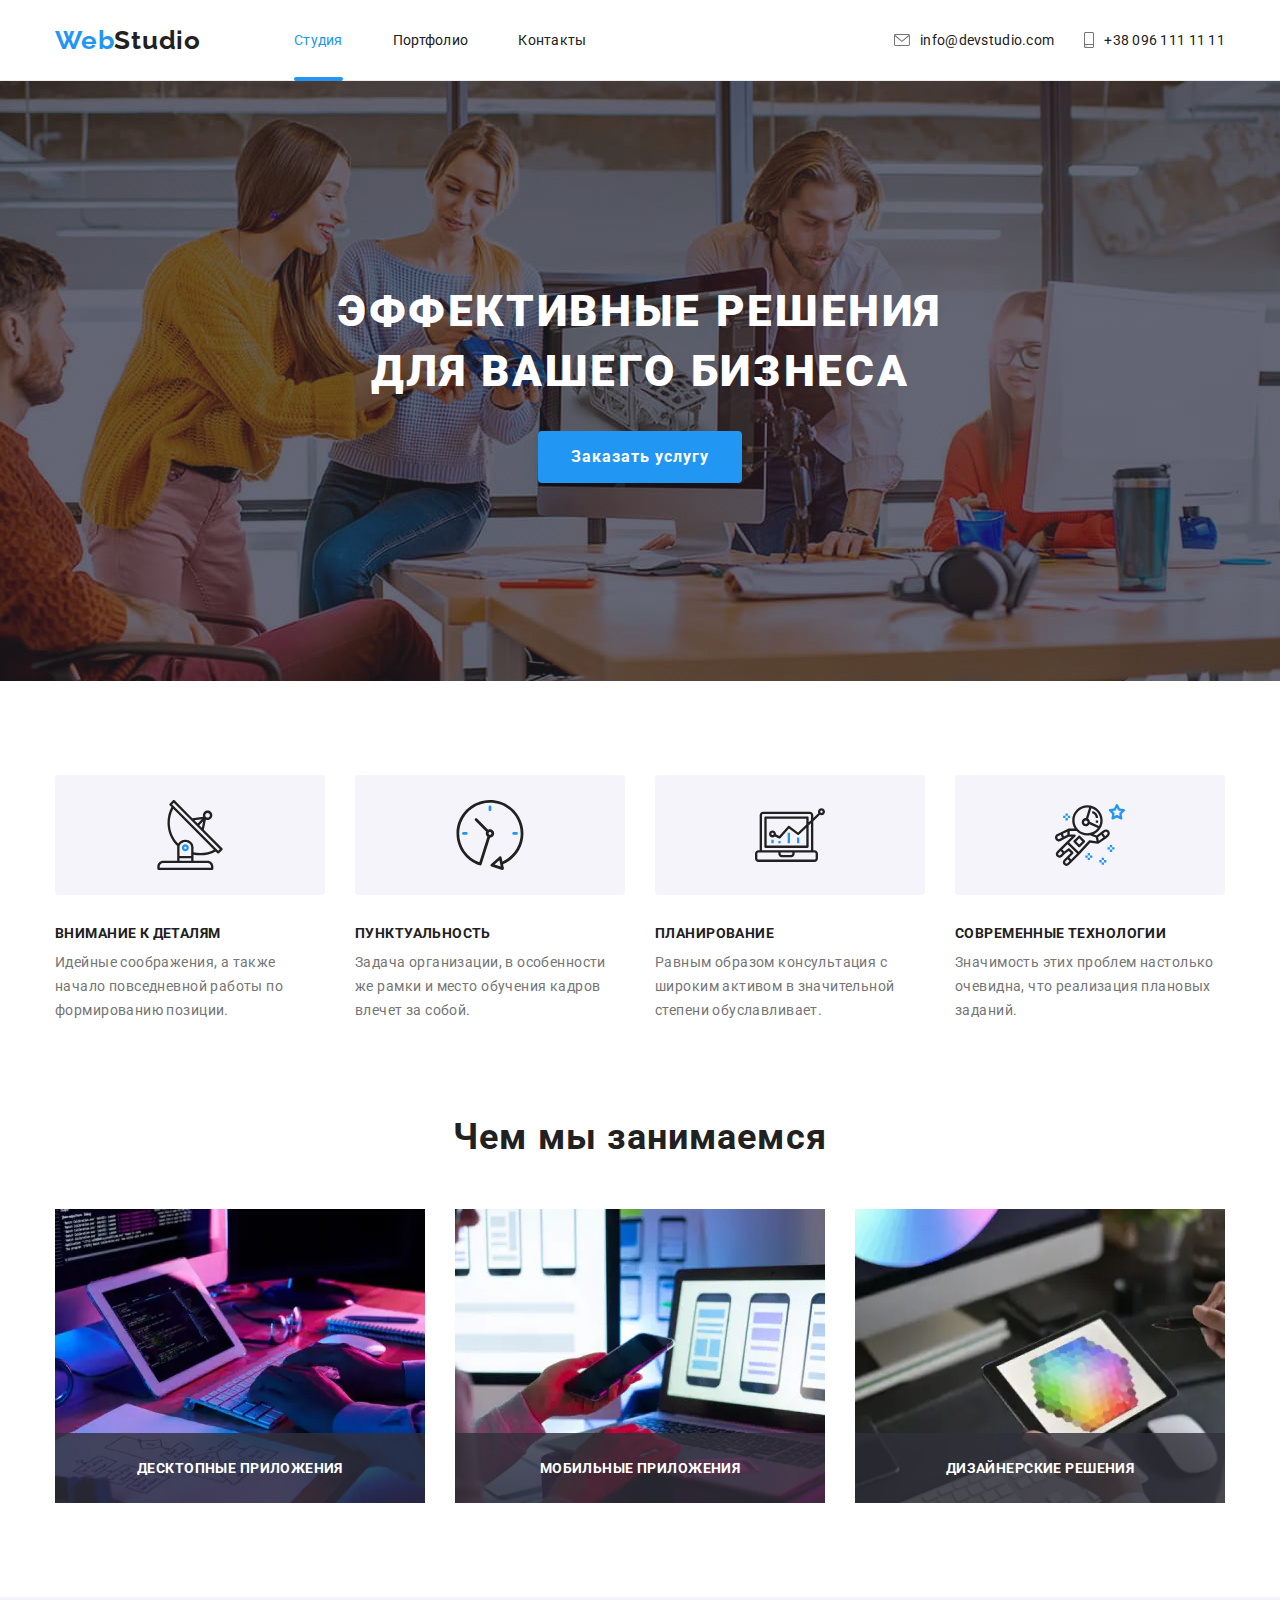
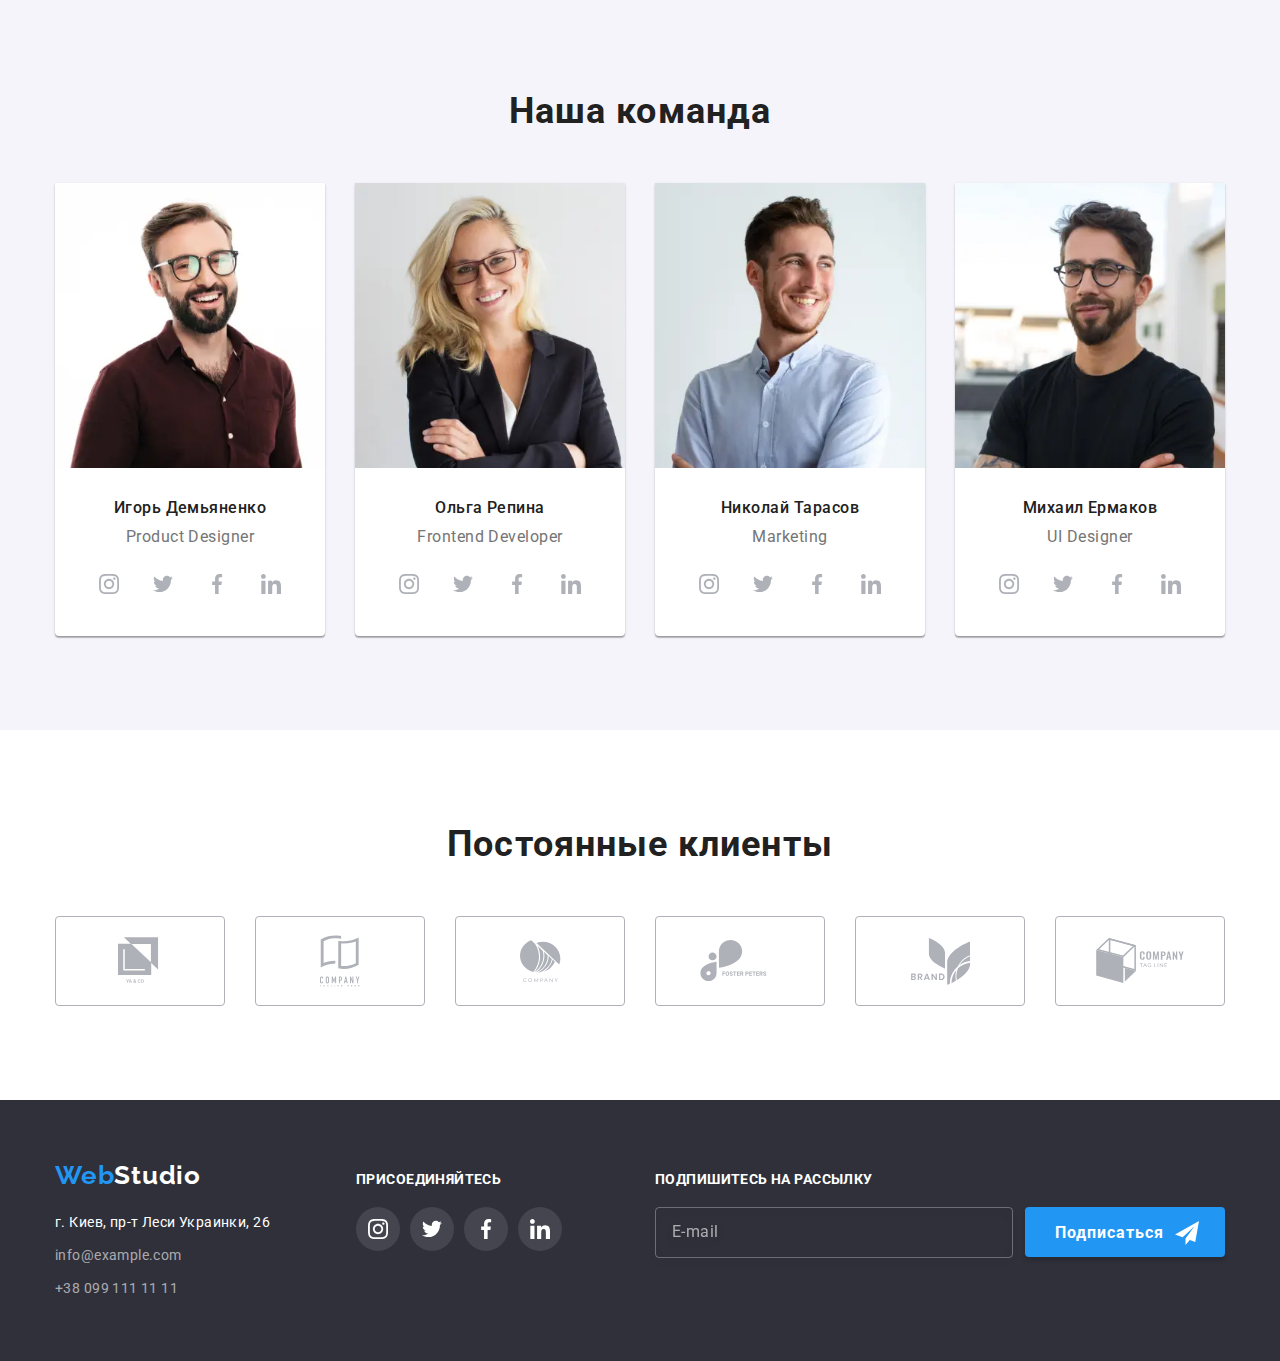
<file: index.html>
<!DOCTYPE html>
<html lang="ru">
<head>
    <meta charset="UTF-8" />
    <meta name="viewport" content="width=device-width, initial-scale=1.0" />
    <title>WebStudio</title>
    <link rel="stylesheet" href="https://cdnjs.cloudflare.com/ajax/libs/modern-normalize/1.0.0/modern-normalize.min.css" />
    <link rel="preconnect" href="https://fonts.gstatic.com">
    <link href="https://fonts.googleapis.com/css2?family=Raleway:wght@700&family=Roboto:wght@400;500;700;900&display=swap" rel="stylesheet" />
    <link rel="stylesheet" href="./css/main.min.css" />
</head>
<body>
    <!-- Шапка сайта -->
    <header class="header">
        <div class="container wrapper">
            <nav class="nav-wrapper">
                <a href="./index.html" class="logo"><span class="logo-color-left">Web</span><span class="logo-color-right">Studio</span></a>
                
                <button type="button" class="menu-button" data-modal-open-btn>
                    <svg width="40" height="40" aria-label="Переключатель мобильного меню">
                        <use href="./img-svg/symbol-defs.svg#menu_button"></use>
                    </svg>
                </button>
               <div class="menu-container is-hidden-btn" data-modal-menu>
                    <div class="modal-menu">
                        <button type="button" class="menu-button menu-button-position" data-modal-close-btn>
                            <svg width="40" height="40">
                                <use href="./img-svg/symbol-defs.svg#close_cross"></use>
                            </svg>
                        </button>
                        <ul class="list-no-style main-item">
                            <li class="item"><a href="#" class="studio-color nav-link underline-nav-link">Студия</a></li>
                            <li class="item"><a href="./portfolio.html" class="nav-link underline-nav-link">Портфолио</a></li>
                            <li class="item"><a href="#" class="nav-link underline-nav-link">Контакты</a></li>
                        </ul>
                       <div>
                            <ul class="list-no-style connection">
                                <li class="item-link connection-link">
                                    <a href="mailto:info@devstudio.com" class="nav-link header-link">
                                        <svg class="link-icon" width="16" height="12">
                                            <use href="./img-svg/symbol-defs.svg#envelope"></use>
                                        </svg>
                                        info@devstudio.com
                                    </a>
                                </li>
                                <li class="item-link-tel connection-link">
                                    <a href="tel:+380961111111" class="nav-link header-link-tel">
                                        <svg class="link-icon" width="10" height="16">
                                            <use href="./img-svg/symbol-defs.svg#smartphone"></use>
                                        </svg>
                                        +38 096 111 11 11
                                    </a>
                                </li>
                            </ul>
                            <ul class="list-no-style menu-contacts-position">
                                <li class="menu-contacts">
                                    <a class="nav-link menu-contacts-link" href="#">Instogram</a>
                                </li>
                                <li class="menu-contacts">
                                    <a class="nav-link menu-contacts-link" href="#">Twitter</a>
                                </li>
                                <li class="menu-contacts">
                                    <a class="nav-link menu-contacts-link" href="#">Facebook</a>
                                </li>
                                <li class="menu-contacts">
                                    <a class="nav-link menu-contacts-link" href="#">LinkedIn</a>
                                </li>
                            </ul>
                       </div>
                    </div>
               </div>
            </nav>
        </div>
    </header>
    <!-- /Шапка сайта -->
    <main>
        <!-- Заголовок -->
       <section class="main-section">
            <div class="container">
                <div class="headline-wrapper">
                    <h1 class="headline">Эффективные решения для вашего бизнеса</h1>
                    <button type="button" class="button" data-modal-open>Заказать услугу</button>
                    <div class="backdrop is-hidden" data-modal>
                        <div class="modal">
                            <form class="form-field">
                                <h2 class="form-paragraph">Оставьте свои данные, мы вам перезвоним</h2>
                                <div role="group">
                                    <label class="form-label">
                                        <span class="form-name">Имя</span>
                                        <input type="text" name="user-name" class="form-input" placeholder=" " />
                                        <svg class="form-icon" width="18" height="18">
                                            <use href="./img-svg/symbol-defs.svg#person-black"></use>
                                        </svg>
                                    </label>
                                    <label class="form-label">
                                        <span class="form-name">Телефон</span>
                                        <input type="tel" name="tel" class="form-input" placeholder=" " />
                                        <svg class="form-icon" width="18" height="18">
                                            <use href="./img-svg/symbol-defs.svg#phon-black"></use>
                                        </svg>
                                    </label>
                                    <label class="form-label">
                                        <span class="form-name">Почта</span>
                                        <input type="email" name="mail" class="form-input" placeholder=" " />
                                        <svg class="form-icon" width="18" height="18">
                                            <use href="./img-svg/symbol-defs.svg#email-black"></use>
                                        </svg>
                                    </label>
                                    <label class="form-label">
                                        <span class="form-name">Комментарий</span>
                                        <textarea name="comment" placeholder="Введите текс" class="form-textarea"></textarea>
                                    </label>
                                </div>
                                <label class="form-checkbox-label">
                                    <input type="checkbox" name="agreement" value="agreement" class="form-checkbox" />
                                    <span class="checkbox-description">Соглашаюсь с рассылкой и принимаю&nbsp;
                                        <a href="#" target="_blank" class="checkbox-link-color">Условия договора</a>
                                    </span>
                                    <svg class="checkbox-icon" width="16" height="15">
                                        <use href="./img-svg/symbol-defs.svg#icon-check"></use>
                                    </svg>
                                </label>
                                <button type="submit" class="form-button">Отправить</button>
                            </form>
                            <button type="button" class="close-button" data-modal-close>
                                <svg class="close-vector" width="11" height="11">
                                    <use href="./img-svg/symbol-defs.svg#Vector"></use>
                                </svg>
                            </button>
                        </div>
                    </div>
                </div>
            </div>
       </section>
       <!-- /Заголовок -->
       <!-- Описание -->
       <section class="description-wrapper">
           <div class="container">
                <h2 class="hidden">Преимущества нашей компании</h2>
                <ul class="list-no-style description-item">
                    <li class="topic-item">
                        <div class="topic-icon-wrapper">
                            <svg class="topic-icon">
                                <use href="./img-svg/symbol-defs.svg#antenna"></use>
                            </svg>
                        </div>
                        <h3 class="topic">Внимание к деталям</h3>
                        <p class="description">Идейные соображения, а также начало повседневной работы по формированию позиции.</p>
                    </li>
                    <li class="topic-item">
                        <div class="topic-icon-wrapper">
                            <svg class="topic-icon">
                                <use href="./img-svg/symbol-defs.svg#clock"></use>
                            </svg>
                        </div>
                        <h3 class="topic">Пунктуальность</h3>
                        <p class="description">Задача организации, в особенности же рамки и место обучения кадров влечет за собой.</p>
                    </li>
                    <li class="topic-item">
                        <div class="topic-icon-wrapper">
                            <svg class="topic-icon">
                                <use href="./img-svg/symbol-defs.svg#diagram"></use>
                            </svg>
                        </div>
                        <h3 class="topic">Планирование</h3>
                        <p class="description">Равным образом консультация с широким активом в значительной степени обуславливает.</p>
                    </li>
                    <li class="topic-item">
                        <div class="topic-icon-wrapper">
                            <svg class="topic-icon">
                                <use href="./img-svg/symbol-defs.svg#astronaut"></use>
                            </svg>
                        </div>
                        <h3 class="topic">Современные технологии</h3>
                        <p class="description">Значимость этих проблем настолько очевидна, что реализация плановых заданий.</p>
                    </li>
                </ul>
           </div>
       </section>
       <!-- /Описание -->
       <!-- Картинки -->
       <section class="img-wrapper">
           <div class="container">
                <h2 class="our-action">Чем мы занимаемся</h2>
                <ul class="list-no-style picture-item">
                    <li class="list-of-picture">
                        <picture>
                            <source srcset="./img/Images/img1-370.webp 1x, ./img/Images/img1-740.webp 2x" type="image/webp" />

                            <img srcset="./img/Images/img1-370.jpg 1x, ./img/Images/img1-740.jpg 2x" src="./img/Images/img1-370.jpg"
                                alt="Создает сайт" width="370" height="294" />
                        </picture>
                        <div class="studio-img-wrapper">
                            <p class="studio-img-description">Десктопные приложения</p>
                        </div>
                    </li>
                    <li class="list-of-picture">
                        <picture>
                            <source srcset="./img/Images/img2-370.webp 1x, ./img/Images/img2-740.webp 2x" type="image/webp" />

                            <img srcset="./img/Images/img2-370.jpg 1x, ./img/Images/img2-740.jpg 2x" src="./img/Images/img2-370.jpg"
                                alt="Проверяет сайт на мобильных приложениях" width="370" height="294" />
                        </picture>
                        <div class="studio-img-wrapper">
                            <p class="studio-img-description">Мобильные приложения</p>
                        </div>
                    </li>
                    <li class="list-of-picture">
                        <picture>
                            <source srcset="./img/Images/img3-370.webp 1x, ./img/Images/img3-740.webp 2x" type="image/webp" />

                            <img srcset="./img/Images/img3-370.jpg 1x, ./img/Images/img3-740.jpg 2x" src="./img/Images/img3-370.jpg"
                                alt="Выбирает дизайн сайта" width="370" height="294" />
                        </picture>
                        <div class="studio-img-wrapper">
                            <p class="studio-img-description">Дизайнерские решения</p>
                        </div>
                    </li>
                </ul>
           </div>
       </section>
       <!-- /Картинки -->
       <!-- Наши мастера -->
       <section class="our-team-wrapper">
           <div class="container">
                <h2 class="our-team">Наша команда</h2>
                <ul class="list-no-style our-masters-item">
                    <li class="list-of-team">
                        <picture>
                            <source srcset="./img/Our-masters-img/master1-270.webp 270w, ./img/Our-masters-img/master1-354.webp 354w, ./img/Our-masters-img/master1-540.webp 540w, ./img/Our-masters-img/master1-810.webp 810w" 
                                sizes="(min-width:1200px) 25vw, (min-width:768px) 50vw, 100vw" 
                                type="image/webp" />

                            <img srcset="./img/Our-masters-img/master1-270.jpg 270w, ./img/Our-masters-img/master1-354.jpg 354w, ./img/Our-masters-img/master1-540.jpg 540w, ./img/Our-masters-img/master1-810.jpg 810w"
                                src="./img/Our-masters-img/master1-270.jpg" alt="Игорь Демьяненко"
                                sizes="(min-width:1200px) 25vw, (min-width:768px) 50vw, 100vw" />
                        </picture>
                        <div class="second-team-wrapper">
                            <h3 class="our-master">Игорь Демьяненко</h3>
                            <p class="calling">Product Designer</p>
                            <ul class="list-no-style icons-of-masters">
                                <li class="list-of-icons">
                                    <a href="#" class="link-of-team-icons">
                                        <svg class="team-icon">
                                            <use href="./img-svg/symbol-defs.svg#instagram"></use>
                                        </svg>
                                    </a>
                                </li>
                                <li class="list-of-icons">
                                    <a href="#" class="link-of-team-icons">
                                        <svg class="team-icon">
                                            <use href="./img-svg/symbol-defs.svg#twitter"></use>
                                        </svg>
                                    </a>
                                </li>
                                <li class="list-of-icons">
                                    <a href="#" class="link-of-team-icons">
                                        <svg class="team-icon">
                                            <use href="./img-svg/symbol-defs.svg#facebook"></use>
                                        </svg>
                                    </a>
                                </li>
                                <li class="list-of-icons">
                                    <a href="#" class="link-of-team-icons">
                                        <svg class="team-icon">
                                            <use href="./img-svg/symbol-defs.svg#linkedin"></use>
                                        </svg>
                                    </a>
                                </li>
                            </ul>
                        </div>
                    </li>
                    <li class="list-of-team">
                        <picture>
                            <source
                                srcset="./img/Our-masters-img/master2-270.webp 270w, ./img/Our-masters-img/master2-354.webp 354w, ./img/Our-masters-img/master2-540.webp 540w, ./img/Our-masters-img/master2-810.webp 810w" 
                                sizes="(min-width:1200px) 25vw, (min-width:768px) 50vw, 100vw"
                                type="image/webp" />
                        
                            <img srcset="./img/Our-masters-img/master2-270.jpg 270w, ./img/Our-masters-img/master2-354.jpg 354w, ./img/Our-masters-img/master2-540.jpg 540w, ./img/Our-masters-img/master2-810.jpg 810w"
                                src="./img/Our-masters-img/master2-270.jpg" alt="Ольга Репина"
                                sizes="(min-width:1200px) 25vw, (min-width:768px) 50vw, 100vw" />
                        </picture>
                        <div class="second-team-wrapper">
                            <h3 class="our-master">Ольга Репина</h3>
                            <p class="calling">Frontend Developer</p>
                            <ul class="list-no-style icons-of-masters">
                                <li class="list-of-icons">
                                    <a href="#" class="link-of-team-icons">
                                        <svg class="team-icon">
                                            <use href="./img-svg/symbol-defs.svg#instagram"></use>
                                        </svg>
                                    </a>
                                </li>
                                <li class="list-of-icons">
                                    <a href="#" class="link-of-team-icons">
                                        <svg class="team-icon">
                                            <use href="./img-svg/symbol-defs.svg#twitter"></use>
                                        </svg>
                                    </a>
                                </li>
                                <li class="list-of-icons">
                                    <a href="#" class="link-of-team-icons">
                                        <svg class="team-icon">
                                            <use href="./img-svg/symbol-defs.svg#facebook"></use>
                                        </svg>
                                    </a>
                                </li>
                                <li class="list-of-icons">
                                    <a href="#" class="link-of-team-icons">
                                        <svg class="team-icon">
                                            <use href="./img-svg/symbol-defs.svg#linkedin"></use>
                                        </svg>
                                    </a>
                                </li>
                            </ul>
                        </div>
                    </li>
                    <li class="list-of-team">
                        <picture>
                            <source
                                srcset="./img/Our-masters-img/master3-270.webp 270w, ./img/Our-masters-img/master3-354.webp 354w, ./img/Our-masters-img/master3-540.webp 540w, ./img/Our-masters-img/master3-810.webp 810w"
                                sizes="(min-width:1200px) 25vw, (min-width:768px) 50vw, 100vw"
                                type="image/webp" />
                        
                            <img srcset="./img/Our-masters-img/master3-270.jpg 270w, ./img/Our-masters-img/master3-354.jpg 354w, ./img/Our-masters-img/master3-540.jpg 540w, ./img/Our-masters-img/master3-810.jpg 810w"
                                src="./img/Our-masters-img/master3-270.jpg" alt="Николай Тарасов"
                                sizes="(min-width:1200px) 25vw, (min-width:768px) 50vw, 100vw" />
                        </picture>
                        <div class="second-team-wrapper">
                            <h3 class="our-master">Николай Тарасов</h3>
                            <p class="calling">Marketing</p>
                            <ul class="list-no-style icons-of-masters">
                                <li class="list-of-icons">
                                    <a href="#" class="link-of-team-icons">
                                        <svg class="team-icon">
                                            <use href="./img-svg/symbol-defs.svg#instagram"></use>
                                        </svg>
                                    </a>
                                </li>
                                <li class="list-of-icons">
                                    <a href="#" class="link-of-team-icons">
                                        <svg class="team-icon">
                                            <use href="./img-svg/symbol-defs.svg#twitter"></use>
                                        </svg>
                                    </a>
                                </li>
                                <li class="list-of-icons">
                                    <a href="#" class="link-of-team-icons">
                                        <svg class="team-icon">
                                            <use href="./img-svg/symbol-defs.svg#facebook"></use>
                                        </svg>
                                    </a>
                                </li>
                                <li class="list-of-icons">
                                    <a href="#" class="link-of-team-icons">
                                        <svg class="team-icon">
                                            <use href="./img-svg/symbol-defs.svg#linkedin"></use>
                                        </svg>
                                    </a>
                                </li>
                            </ul>
                        </div>
                    </li>
                    <li class="list-of-team">
                        <picture>
                            <source
                                srcset="./img/Our-masters-img/master4-270.webp 270w, ./img/Our-masters-img/master4-354.webp 354w, ./img/Our-masters-img/master4-540.webp 540w, ./img/Our-masters-img/master4-810.webp 810w"
                                sizes="(min-width:1200px) 25vw, (min-width:768px) 50vw, 100vw"
                                type="image/webp" />
                        
                            <img srcset="./img/Our-masters-img/master4-270.jpg 270w, ./img/Our-masters-img/master4-354.jpg 354w, ./img/Our-masters-img/master4-540.jpg 540w, ./img/Our-masters-img/master4-810.jpg 810w"
                                src="./img/Our-masters-img/master4-270.jpg" alt="Михаил Ермаков"
                                sizes="(min-width:1200px) 25vw, (min-width:768px) 50vw, 100vw" />
                        </picture>
                        <div class="second-team-wrapper">
                            <h3 class="our-master">Михаил Ермаков</h3>
                            <p class="calling">UI Designer</p>
                            <ul class="list-no-style icons-of-masters">
                                <li class="list-of-icons">
                                    <a href="#" class="link-of-team-icons">
                                        <svg class="team-icon">
                                            <use href="./img-svg/symbol-defs.svg#instagram"></use>
                                        </svg>
                                    </a>
                                </li>
                                <li class="list-of-icons">
                                    <a href="#" class="link-of-team-icons">
                                        <svg class="team-icon">
                                            <use href="./img-svg/symbol-defs.svg#twitter"></use>
                                        </svg>
                                    </a>
                                </li>
                                <li class="list-of-icons">
                                    <a href="#" class="link-of-team-icons">
                                        <svg class="team-icon">
                                            <use href="./img-svg/symbol-defs.svg#facebook"></use>
                                        </svg>
                                    </a>
                                </li>
                                <li class="list-of-icons">
                                    <a href="#" class="link-of-team-icons">
                                        <svg class="team-icon">
                                            <use href="./img-svg/symbol-defs.svg#linkedin"></use>
                                        </svg>
                                    </a>
                                </li>
                            </ul>
                        </div>
                    </li>
                </ul>
           </div>
       </section>
       <!-- /Наши мастера -->
       <!-- Постоянные клиенты -->
       <section class="clients-wrapper">
           <div class="container">
                <h2 class="regular-clients">Постоянные клиенты</h2>
                <ul class="list-no-style clients-list-icons">
                    <li class="clients-icons">
                        <a href="#" class="clients-link">
                            <svg width="44.27" height="49.23">
                                <use href="./img-svg/symbol-defs.svg#logo1"></use>
                            </svg>
                        </a>
                    </li>
                    <li class="clients-icons">
                        <a href="#" class="clients-link">
                            <svg width="40" height="52">
                                <use href="./img-svg/symbol-defs.svg#logo2"></use>
                            </svg>
                        </a>
                    </li>
                    <li class="clients-icons">
                        <a href="#" class="clients-link">
                            <svg width="41" height="42.6">
                                <use href="./img-svg/symbol-defs.svg#logo3"></use>
                            </svg>
                        </a>
                    </li>
                    <li class="clients-icons">
                        <a href="#" class="clients-link">
                            <svg width="79.66" height="42.02">
                                <use href="./img-svg/symbol-defs.svg#logo4"></use>
                            </svg>
                        </a>
                    </li>
                    <li class="clients-icons">
                        <a href="#" class="clients-link">
                            <svg width="59" height="47">
                                <use href="./img-svg/symbol-defs.svg#logo5"></use>
                            </svg>
                        </a>
                    </li>
                    <li class="clients-icons">
                        <a href="#" class="clients-link">
                            <svg width="88.48" height="45.44">
                                <use href="./img-svg/symbol-defs.svg#logo6"></use>
                            </svg>
                        </a>
                    </li>
                </ul>
           </div>
       </section>
       <!-- /Постоянные клиенты -->
    </main>
    <footer class="footer">
        <!-- Контакты -->
        <div class="container footer-wrapper">
            <div class="main-footer-container">
                <div class="first-footer-container">
                    <div class="footer-logo-position">
                        <a class="logo" href="#"><span class="logo-color-left">Web</span><span class="logo-color-footer">Studio</span></a>
                    </div>
                    <address class="address">г. Киев, пр-т Леси Украинки, 26</address>
                    <ul class="list-no-style footer-item">
                        <li>
                            <a href="mailto:info@devstudio.com" class="footer-link footer-link-color">info@example.com</a>
                        </li>
                        <li class="footer-item">
                            <a href="tel:+380991111111" class="footer-link footer-link-color">+38 099 111 11 11</a>
                        </li>
                    </ul>
                </div>
                <div class="second-footer-container">
                    <p class="join">присоединяйтесь</p>
                    <ul class="list-no-style icons-of-masters">
                        <li class="list-of-icons">
                            <a href="#" class="join-footer-link">
                                <svg class="team-icon">
                                    <use href="./img-svg/symbol-defs.svg#instagram"></use>
                                </svg>
                            </a>
                        </li>
                        <li class="list-of-icons">
                            <a href="#" class="join-footer-link">
                                <svg class="team-icon">
                                    <use href="./img-svg/symbol-defs.svg#twitter"></use>
                                </svg>
                            </a>
                        </li>
                        <li class="list-of-icons">
                            <a href="#" class="join-footer-link">
                                <svg class="team-icon">
                                    <use href="./img-svg/symbol-defs.svg#facebook"></use>
                                </svg>
                            </a>
                        </li>
                        <li class="list-of-icons">
                            <a href="#" class="join-footer-link">
                                <svg class="team-icon">
                                    <use href="./img-svg/symbol-defs.svg#linkedin"></use>
                                </svg>
                            </a>
                        </li>
                    </ul>
                </div>
            </div>
            <form>
                <p class="join">Подпишитесь на рассылку</p>
                <div class="footer-form">
                    <input type="email" name="mail" placeholder="E-mail" class="footer-form-input" />
                    <button type="submit" class="footer-form-button">
                        Подписаться
                        <svg class="footer-button-icon" width="24" height="24">
                            <use href="./img-svg/symbol-defs.svg#icon-send"></use>
                        </svg>
                    </button>
                </div>
            </form>
        </div>
        <!-- /Контакты -->
    </footer>

    <script src="./js/menu.js"></script>
    <script src="./js/modal.js"></script>
</body>
</html>
</file>
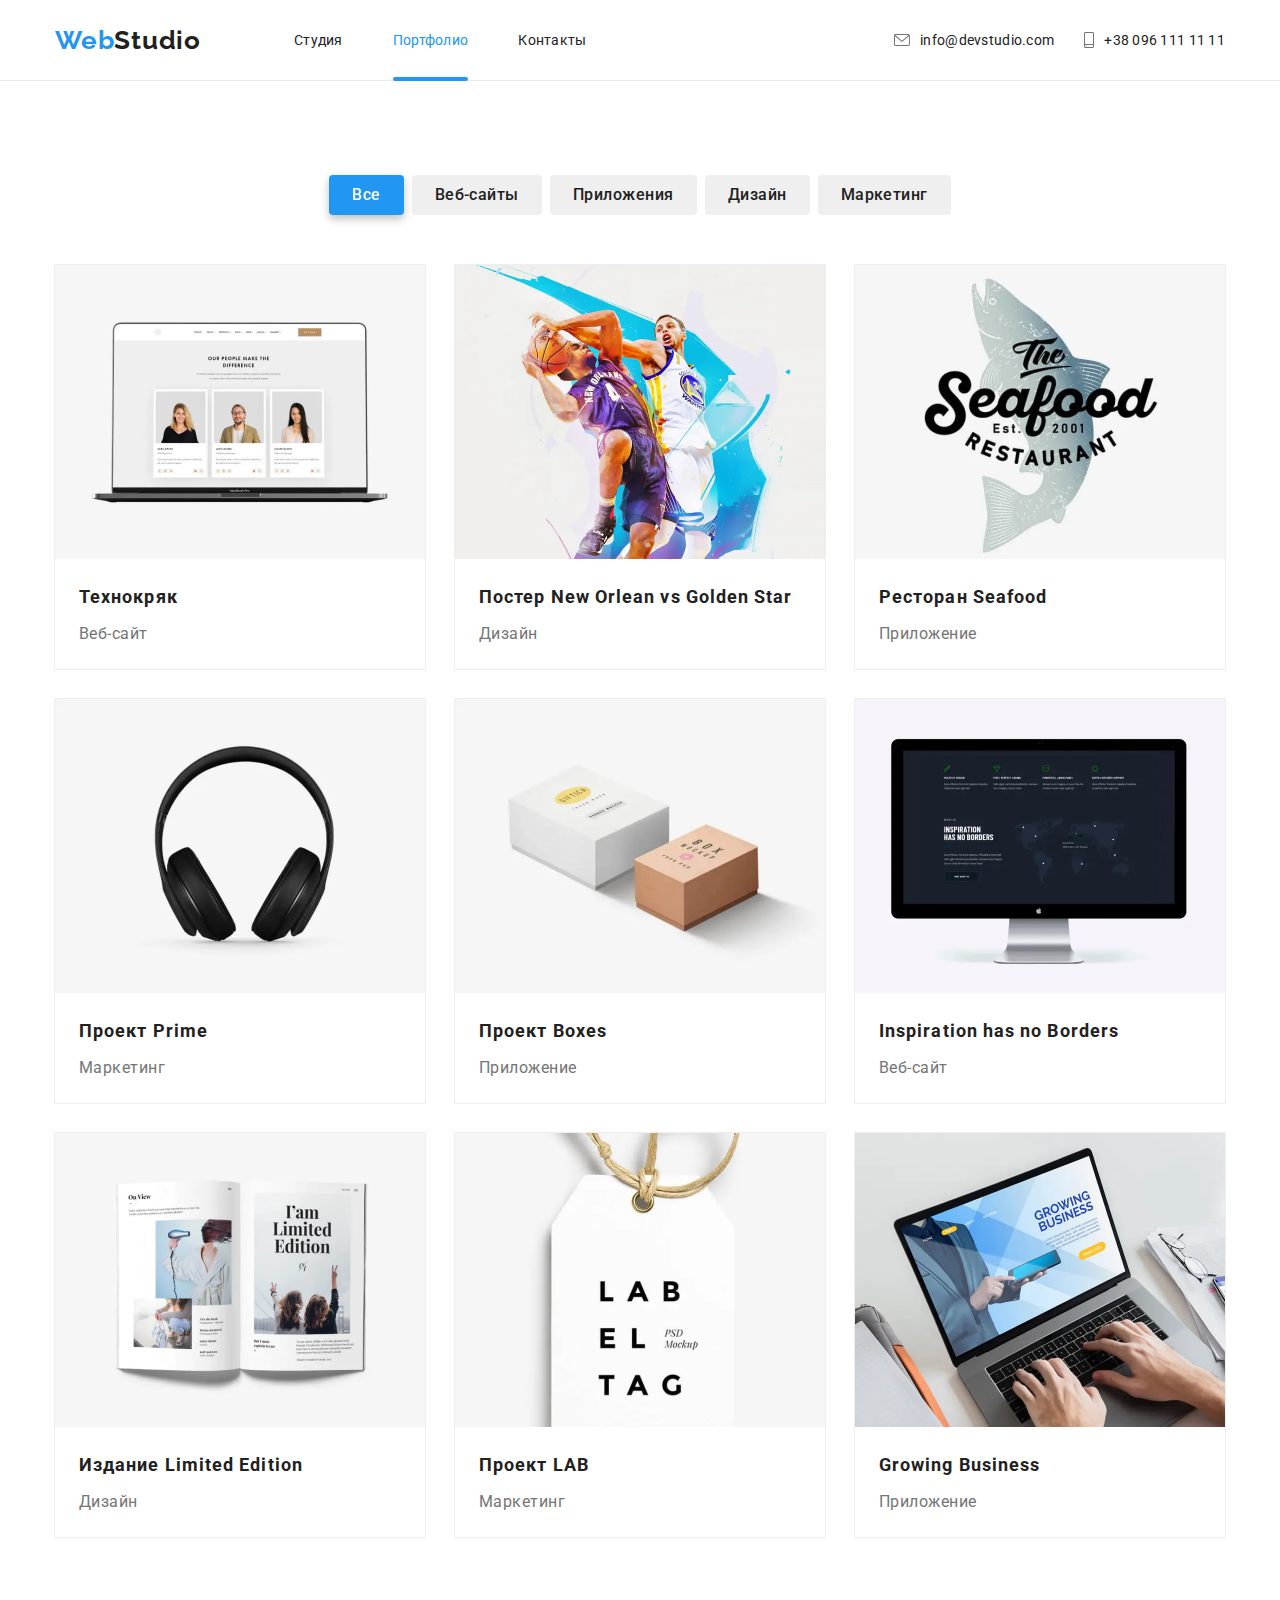
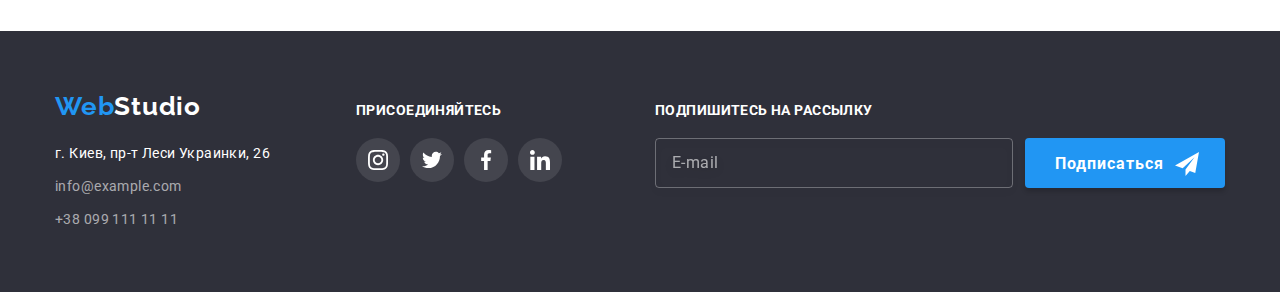
<file: portfolio.html>
<!DOCTYPE html>
<html lang="ru">
<head>
    <meta charset="UTF-8">
    <meta name="viewport" content="width=device-width, initial-scale=1.0">
    <title>Portfolio</title>
    <link rel="stylesheet" href="https://cdnjs.cloudflare.com/ajax/libs/modern-normalize/1.0.0/modern-normalize.min.css">
    <link rel="preconnect" href="https://fonts.gstatic.com">
    <link href="https://fonts.googleapis.com/css2?family=Raleway:wght@700&family=Roboto:wght@400;500;700;900&display=swap" rel="stylesheet">
    <link rel="stylesheet" href="./css/main.min.css">
</head>
<body>
    <!-- Шапка сайта -->
    <header class="header">
        <div class="container wrapper">
            <nav class="nav-wrapper">
                <a href="./portfolio.html" class="logo"><span class="logo-color-left">Web</span><span class="logo-color-right">Studio</span></a>
                
                <button type="button" class="menu-button" data-modal-open-btn>
                    <svg width="40" height="40" aria-label="Переключатель мобильного меню">
                        <use href="./img-svg/symbol-defs.svg#menu_button"></use>
                    </svg>
                </button>
               <div class="menu-container is-hidden-btn" data-modal-menu>
                    <div class="modal-menu">
                        <button type="button" class="menu-button menu-button-position" data-modal-close-btn>
                            <svg width="40" height="40">
                                <use href="./img-svg/symbol-defs.svg#close_cross"></use>
                            </svg>
                        </button>
                        <ul class="list-no-style main-item">
                            <li class="item"><a href="./index.html" class="nav-link underline-nav-link">Студия</a></li>
                            <li class="item"><a href="#" class="portfolio-color nav-link underline-nav-link">Портфолио</a></li>
                            <li class="item"><a href="#" class="nav-link underline-nav-link">Контакты</a></li>
                        </ul>
                        <div>
                            <ul class="list-no-style connection">
                                <li class="item-link connection-link">
                                    <a href="mailto:info@devstudio.com" class="nav-link header-link">
                                        <svg class="link-icon" width="16" height="12">
                                            <use href="./img-svg/symbol-defs.svg#envelope"></use>
                                        </svg>
                                        info@devstudio.com
                                    </a>
                                </li>
                                <li class="item-link-tel connection-link">
                                    <a href="tel:+380961111111" class="nav-link header-link-tel">
                                        <svg class="link-icon" width="10" height="16">
                                            <use href="./img-svg/symbol-defs.svg#smartphone"></use>
                                        </svg>
                                        +38 096 111 11 11
                                    </a>
                                </li>
                            </ul>
                            <ul class="list-no-style menu-contacts-position">
                                <li class="menu-contacts">
                                    <a class="nav-link menu-contacts-link" href="#">Instogram</a>
                                </li>
                                <li class="menu-contacts">
                                    <a class="nav-link menu-contacts-link" href="#">Twitter</a>
                                </li>
                                <li class="menu-contacts">
                                    <a class="nav-link menu-contacts-link" href="#">Facebook</a>
                                </li>
                                <li class="menu-contacts">
                                    <a class="nav-link menu-contacts-link" href="#">LinkedIn</a>
                                </li>
                            </ul>
                        </div>
                    </div>
               </div>
            </nav>
        </div>
    </header>
    <!-- /Шапка сайта -->
    <main>
        <!-- Портфолио -->
       <section class="portfolio-section">
            <div class="container">
                <h1 class="hidden">Портфолио</h1>
                <ul class="list-no-style button-item">
                    <li class="portfolio-button-item">
                        <button type="button" class="portfolio-button all">Все</button>
                    </li>
                    <li class="portfolio-button-item">
                        <button type="button" class="portfolio-button">Веб-сайты</button>
                    </li>
                    <li class="portfolio-button-item">
                        <button type="button" class="portfolio-button">Приложения</button>
                    </li>
                    <li class="portfolio-button-item">
                        <button type="button" class="portfolio-button">Дизайн</button>
                    </li>
                    <li class="portfolio-button-item">
                        <button type="button" class="portfolio-button">Маркетинг</button>
                    </li>
                </ul>
                <h2 class="hidden">Приложения</h2>
                <ul class="list-no-style portfolio-item">
                    <li class="portfolio-img-item">
                        <a href="#" class="portfolio-link">
                            <div class="portfolio-img-wrapper">
                                <picture>
                                    <source
                                        srcset="./img-portfolio/port1-370.webp 370w, ./img-portfolio/port1-740.webp 740w"
                                        sizes="(min-width:1200px) 33vw, (min-width:768px) 50vw, 100vw"
                                        type="image/webp" />
                                
                                    <img srcset="./img-portfolio/port1-370.jpg 370w, ./img-portfolio/port1-740.jpg 740w"
                                        src="./img-portfolio/port1-370.jpg" alt="Веб-сайт"
                                        sizes="(min-width:1200px) 33vw, (min-width:768px) 50vw, 100vw" />
                                </picture>
                                <div class="portfolio-paragraph-wrapper">
                                    <p class="porfolio-img-desctiption">Технокряк это современная площадка распространения коронавируса. Компании
                                        используют эту платформу для цифрового
                                        шпионажа и атак на защищённые сервера конкурентов.</p>
                                </div>
                            </div>
                            <div class="portfolio-wrapper">
                                <h3 class="apps-name">Технокряк</h3>
                                <p class="apps">Веб-сайт</p>
                            </div>
                        </a>
                    </li>
                    <li class="portfolio-img-item">
                        <a href="#" class="portfolio-link">
                            <div class="portfolio-img-wrapper">
                                <picture>
                                    <source srcset="./img-portfolio/port2-370.webp 370w, ./img-portfolio/port2-740.webp 740w" 
                                        sizes="(min-width:1200px) 33vw, (min-width:768px) 50vw, 100vw"
                                        type="image/webp" />
                                
                                    <img srcset="./img-portfolio/port2-370.jpg 370w, ./img-portfolio/port2-740.jpg 740w"
                                        src="./img-portfolio/port2-370.jpg" alt="Дизайн"
                                        sizes="(min-width:1200px) 33vw, (min-width:768px) 50vw, 100vw" />
                                </picture>
                                <div class="portfolio-paragraph-wrapper">
                                    <p class="porfolio-img-desctiption">Технокряк это современная площадка распространения коронавируса. Компании
                                        используют эту платформу для цифрового
                                        шпионажа и атак на защищённые сервера конкурентов.
                                    </p>
                                </div>
                            </div>
                            <div class="portfolio-wrapper second-portfolio-wrapper">
                                <h3 class="apps-name">Постер New Orlean vs Golden Star</h3>
                                <p class="apps">Дизайн</p>
                            </div>
                        </a>
                    </li>
                    <li class="portfolio-img-item">
                        <a href="#" class="portfolio-link">
                            <div class="portfolio-img-wrapper">
                                <picture>
                                    <source srcset="./img-portfolio/port3-370.webp 370w, ./img-portfolio/port3-740.webp 740w" 
                                        sizes="(min-width:1200px) 33vw, (min-width:768px) 50vw, 100vw"
                                        type="image/webp" />
                                
                                    <img srcset="./img-portfolio/port3-370.jpg 370w, ./img-portfolio/port3-740.jpg 740w"
                                        src="./img-portfolio/port3-370.jpg" alt="Приложение"
                                        sizes="(min-width:1200px) 33vw, (min-width:768px) 50vw, 100vw" />
                                </picture>
                                <div class="portfolio-paragraph-wrapper">
                                    <p class="porfolio-img-desctiption">Технокряк это современная площадка распространения коронавируса. Компании
                                        используют эту платформу для цифрового
                                        шпионажа и атак на защищённые сервера конкурентов.
                                    </p>
                                </div>
                            </div>
                            <div class="portfolio-wrapper">
                                <h3 class="apps-name">Ресторан Seafood</h3>
                                <p class="apps">Приложение</p>
                            </div>
                        </a>
                    </li>
                    <li class="portfolio-img-item">
                        <a href="#" class="portfolio-link">
                            <div class="portfolio-img-wrapper">
                                <picture>
                                    <source srcset="./img-portfolio/port4-370.webp 370w, ./img-portfolio/port4-740.webp 740w" 
                                        sizes="(min-width:1200px) 33vw, (min-width:768px) 50vw, 100vw"
                                        type="image/webp" />
                                
                                    <img srcset="./img-portfolio/port4-370.jpg 370w, ./img-portfolio/port4-740.jpg 740w"
                                        src="./img-portfolio/port4-370.jpg" alt="Маркетинг"
                                        sizes="(min-width:1200px) 33vw, (min-width:768px) 50vw, 100vw" />
                                </picture>
                                <div class="portfolio-paragraph-wrapper">
                                    <p class="porfolio-img-desctiption">Технокряк это современная площадка распространения коронавируса. Компании
                                        используют эту платформу для цифрового
                                        шпионажа и атак на защищённые сервера конкурентов.
                                    </p>
                                </div>
                            </div>
                            <div class="portfolio-wrapper">
                                <h3 class="apps-name">Проект Prime</h3>
                                <p class="apps">Маркетинг</p>
                            </div>
                        </a>
                    </li>
                    <li class="portfolio-img-item">
                        <a href="#" class="portfolio-link">
                            <div class="portfolio-img-wrapper">
                                <picture>
                                    <source srcset="./img-portfolio/port5-370.webp 370w, ./img-portfolio/port5-740.webp 740w" 
                                        sizes="(min-width:1200px) 33vw, (min-width:768px) 50vw, 100vw"
                                        type="image/webp" />
                                
                                    <img srcset="./img-portfolio/port5-370.jpg 370w, ./img-portfolio/port5-740.jpg 740w"
                                        src="./img-portfolio/port5-370.jpg" alt="Приложение"
                                        sizes="(min-width:1200px) 33vw, (min-width:768px) 50vw, 100vw" />
                                </picture>
                                <div class="portfolio-paragraph-wrapper">
                                    <p class="porfolio-img-desctiption">Технокряк это современная площадка распространения коронавируса. Компании
                                        используют эту платформу для цифрового
                                        шпионажа и атак на защищённые сервера конкурентов.
                                    </p>
                                </div>
                            </div>
                            <div class="portfolio-wrapper">
                                <h3 class="apps-name">Проект Boxes</h3>
                                <p class="apps">Приложение</p>
                            </div>
                        </a>
                    </li>
                    <li class="portfolio-img-item">
                        <a href="#" class="portfolio-link">
                            <div class="portfolio-img-wrapper">
                                <picture>
                                    <source srcset="./img-portfolio/port6-370.webp 370w, ./img-portfolio/port6-740.webp 740w" 
                                        sizes="(min-width:1200px) 33vw, (min-width:768px) 50vw, 100vw"
                                        type="image/webp" />
                                
                                    <img srcset="./img-portfolio/port6-370.jpg 370w, ./img-portfolio/port6-740.jpg 740w"
                                        src="./img-portfolio/port6-370.jpg" alt="Веб-сайт"
                                        sizes="(min-width:1200px) 33vw, (min-width:768px) 50vw, 100vw" />
                                </picture>
                                <div class="portfolio-paragraph-wrapper">
                                    <p class="porfolio-img-desctiption">Технокряк это современная площадка распространения коронавируса. Компании
                                        используют эту платформу для цифрового
                                        шпионажа и атак на защищённые сервера конкурентов.
                                    </p>
                                </div>
                            </div>
                            <div class="portfolio-wrapper">
                                <h3 class="apps-name">Inspiration has no Borders</h3>
                                <p class="apps">Веб-сайт</p>
                            </div>
                        </a>
                    </li>
                    <li class="portfolio-img-item">
                        <a href="#" class="portfolio-link">
                            <div class="portfolio-img-wrapper">
                                <picture>
                                    <source srcset="./img-portfolio/port7-370.webp 370w, ./img-portfolio/port7-740.webp 740w" 
                                        sizes="(min-width:1200px) 33vw, (min-width:768px) 50vw, 100vw"
                                        type="image/webp" />
                                
                                    <img srcset="./img-portfolio/port7-370.jpg 370w, ./img-portfolio/port7-740.jpg 740w"
                                        src="./img-portfolio/port7-370.jpg" alt="Дизайн"
                                        sizes="(min-width:1200px) 33vw, (min-width:768px) 50vw, 100vw" />
                                </picture>
                                <div class="portfolio-paragraph-wrapper">
                                    <p class="porfolio-img-desctiption">Технокряк это современная площадка распространения коронавируса. Компании
                                        используют эту платформу для цифрового
                                        шпионажа и атак на защищённые сервера конкурентов.
                                    </p>
                                </div>
                            </div>
                            <div class="portfolio-wrapper">
                                <h3 class="apps-name">Издание Limited Edition</h3>
                                <p class="apps">Дизайн</p>
                            </div>
                        </a>
                    </li>
                    <li class="portfolio-img-item">
                        <a href="#" class="portfolio-link">
                            <div class="portfolio-img-wrapper">
                                <picture>
                                    <source srcset="./img-portfolio/port8-370.webp 370w, ./img-portfolio/port8-740.webp 740w" 
                                        sizes="(min-width:1200px) 33vw, (min-width:768px) 50vw, 100vw"
                                        type="image/webp" />
                                
                                    <img srcset="./img-portfolio/port8-370.jpg 370w, ./img-portfolio/port8-740.jpg 740w"
                                        src="./img-portfolio/port8-370.jpg" alt="Маркетинг"
                                        sizes="(min-width:1200px) 33vw, (min-width:768px) 50vw, 100vw" />
                                </picture>
                                <div class="portfolio-paragraph-wrapper">
                                    <p class="porfolio-img-desctiption">Технокряк это современная площадка распространения коронавируса. Компании
                                        используют эту платформу для цифрового
                                        шпионажа и атак на защищённые сервера конкурентов.
                                    </p>
                                </div>
                            </div>
                            <div class="portfolio-wrapper">
                                <h3 class="apps-name">Проект LAB</h3>
                                <p class="apps">Маркетинг</p>
                            </div>
                        </a>
                    </li>
                    <li class="portfolio-img-item">
                        <a href="#" class="portfolio-link">
                            <div class="portfolio-img-wrapper">
                                <picture>
                                    <source srcset="./img-portfolio/port9-370.webp 370w, ./img-portfolio/port9-740.webp 740w" 
                                        sizes="(min-width:1200px) 33vw, (min-width:768px) 50vw, 100vw"
                                        type="image/webp" />
                                
                                    <img srcset="./img-portfolio/port9-370.jpg 370w, ./img-portfolio/port9-740.jpg 740w"
                                        src="./img-portfolio/port9-370.jpg" alt="Приложение"
                                        sizes="(min-width:1200px) 33vw, (min-width:768px) 50vw, 100vw" />
                                </picture>
                                <div class="portfolio-paragraph-wrapper">
                                    <p class="porfolio-img-desctiption">Технокряк это современная площадка распространения коронавируса. Компании
                                        используют эту платформу для цифрового
                                        шпионажа и атак на защищённые сервера конкурентов.
                                    </p>
                                </div>
                            </div>
                            <div class="portfolio-wrapper">
                                <h3 class="apps-name">Growing Business</h3>
                                <p class="apps">Приложение</p>
                            </div>
                        </a>
                    </li>
                </ul>
            </div>
        </section>
        <!-- /Портфолио -->
    </main>
    <footer class="footer">
        <!-- Контакты -->
        <div class="container footer-wrapper">
            <div class="main-footer-container">
                <div class="first-footer-container">
                    <div class="footer-logo-position">
                        <a class="logo" href="#"><span class="logo-color-left">Web</span><span class="logo-color-footer">Studio</span></a>
                    </div>
                    <address class="address">г. Киев, пр-т Леси Украинки, 26</address>
                    <ul class="list-no-style footer-item">
                        <li>
                            <a href="mailto:info@devstudio.com" class="footer-link footer-link-color">info@example.com</a>
                        </li>
                        <li class="footer-item">
                            <a href="tel:+380991111111" class="footer-link footer-link-color">+38 099 111 11 11</a>
                        </li>
                    </ul>
                </div>
                <div class="second-footer-container">
                    <p class="join">присоединяйтесь</p>
                    <ul class="list-no-style icons-of-masters">
                        <li class="list-of-icons">
                            <a href="#" class="join-footer-link">
                                <svg class="team-icon">
                                    <use href="./img-svg/symbol-defs.svg#instagram"></use>
                                </svg>
                            </a>
                        </li>
                        <li class="list-of-icons">
                            <a href="#" class="join-footer-link">
                                <svg class="team-icon">
                                    <use href="./img-svg/symbol-defs.svg#twitter"></use>
                                </svg>
                            </a>
                        </li>
                        <li class="list-of-icons">
                            <a href="#" class="join-footer-link">
                                <svg class="team-icon">
                                    <use href="./img-svg/symbol-defs.svg#facebook"></use>
                                </svg>
                            </a>
                        </li>
                        <li class="list-of-icons">
                            <a href="#" class="join-footer-link">
                                <svg class="team-icon">
                                    <use href="./img-svg/symbol-defs.svg#linkedin"></use>
                                </svg>
                            </a>
                        </li>
                    </ul>
                </div>
            </div>
            <form>
                <p class="join">Подпишитесь на рассылку</p>
                <div class="footer-form">
                    <input type="email" name="mail" placeholder="E-mail" class="footer-form-input" />
                    <button type="submit" class="footer-form-button">
                        Подписаться
                        <svg class="footer-button-icon" width="24" height="24">
                            <use href="./img-svg/symbol-defs.svg#icon-send"></use>
                        </svg>
                    </button>
                </div>
            </form>
        </div>
        <!-- /Контакты -->
    </footer>

    <script src="./js/menu.js"></script>
</body>
</html>
</file>
<file: css/main.min.css>
.topic-icon-wrapper,.studio-img-wrapper,.icons-of-masters,.link-of-team-icons,.clients-list-icons,.clients-link,.join-footer-link{display:-webkit-box;display:-ms-flexbox;display:flex;-webkit-box-pack:center;-ms-flex-pack:center;justify-content:center;-webkit-box-align:center;-ms-flex-align:center;align-items:center}.menu-container,.backdrop,.link-of-team-icons,.clients-link,.join-footer-link,.portfolio-paragraph-wrapper{width:100%;height:100%}.button,.form-button,.footer-form-button{display:inline-block;min-width:200px;font-family:"Roboto", sans-serif;font-style:normal;font-weight:700;font-size:16px;line-height:1.875;letter-spacing:0.06em;color:#fff;background-color:#2196f3;cursor:pointer;border:1px solid transparent;border-radius:4px;-webkit-box-shadow:0px 4px 4px rgba(0,0,0,0.15);box-shadow:0px 4px 4px rgba(0,0,0,0.15)}body{font-family:"Roboto", sans-serif;font-style:normal;font-weight:400}@media screen and (max-width: 767px){body.modal-open{overflow:hidden}}a{text-decoration:none}h1{margin:0}h2{margin:0;padding:0;font-weight:700;font-size:36px;line-height:1.166;text-align:center;letter-spacing:0.03em;color:#212121}h3{margin:0}p{margin:0}img{display:block;max-width:100%;height:auto}.list-no-style{margin:0;padding:0;list-style:none}.hidden{position:absolute;clip:rect(0 0 0 0);width:1px;height:1px;margin:-1px}.container{margin-left:auto;margin-right:auto;padding-left:15px;padding-right:15px}@media screen and (min-width: 480px){.container{width:480px}}@media screen and (min-width: 768px){.container{width:768px}}@media screen and (min-width: 1200px){.container{width:1200px}}.logo{font-family:"Raleway", sans-serif;font-weight:700;font-size:26px;line-height:1.192;letter-spacing:0.03em}@media screen and (min-width: 768px) and (max-width: 1199px){.logo{margin-right:88px}}@media screen and (min-width: 1200px){.logo{margin-right:93px}}.logo-color-left{color:#2196f3}.logo-color-right{color:#212121}.logo-color-footer{color:#fff}@media screen and (max-width: 1199px){.footer-logo-position{margin-right:auto;margin-left:auto;width:154px}}@media screen and (max-width: 767px){.connection{margin-bottom:64px}}@media screen and (max-width: 479px){.connection{margin-bottom:16%}}@media screen and (max-width: 1199px){.connection{display:-webkit-box;display:-ms-flexbox;display:flex;-webkit-box-orient:vertical;-webkit-box-direction:normal;-ms-flex-direction:column;flex-direction:column}}@media screen and (min-width: 768px){.connection{display:-webkit-box;display:-ms-flexbox;display:flex}}@media screen and (min-width: 768px) and (max-width: 1199px){.connection-link:not(:last-child){margin-bottom:10px}}@media screen and (min-width: 1200px){.connection-link:not(:last-child){margin-right:30px}}.header-link{color:#757575;fill:#757575}@media screen and (max-width: 767px){.header-link{font-size:24px;line-height:1.167}}@media screen and (max-width: 767px){.link-icon{display:none}}@media screen and (min-width: 768px){.link-icon{margin-right:10px}}@media screen and (max-width: 767px){.item-link-tel{margin-bottom:32px;-webkit-box-ordinal-group:0;-ms-flex-order:-1;order:-1}}@media screen and (max-width: 479px){.item-link-tel{margin-bottom:8%}}.header-link-tel{color:#757575;fill:#757575}@media screen and (max-width: 767px){.header-link-tel{font-size:34px;line-height:1.176;color:#2196f3}}.address{margin-top:20px;font-family:"Roboto", sans-serif;font-style:normal;font-weight:400;font-size:14px;line-height:1.714;letter-spacing:0.03em;color:#fff}.footer-item{margin-top:9px}.footer-link{font-size:14px;line-height:1.714;letter-spacing:0.03em;color:rgba(255,255,255,0.6);-webkit-transition-property:color;transition-property:color;-webkit-transition:250ms cubic-bezier(0.4, 0, 0.2, 1);transition:250ms cubic-bezier(0.4, 0, 0.2, 1)}.footer-link:hover,.footer-link:focus{color:#2196f3}.header{border-bottom:1px solid #ececec}@media screen and (max-width: 767px){.wrapper{position:relative}}@media screen and (max-width: 767px){.nav-wrapper{display:-webkit-box;display:-ms-flexbox;display:flex;-webkit-box-align:center;-ms-flex-align:center;align-items:center;-webkit-box-pack:justify;-ms-flex-pack:justify;justify-content:space-between;height:60px}}@media screen and (min-width: 768px){.nav-wrapper{display:-webkit-box;display:-ms-flexbox;display:flex;-webkit-box-align:center;-ms-flex-align:center;align-items:center;height:80px}}@media screen and (max-width: 767px){.menu-button{padding:0;display:-webkit-inline-box;display:-ms-inline-flexbox;display:inline-flex;border:none;background-color:transparent}}@media screen and (min-width: 768px){.menu-button{display:none}}.menu-container{width:100%;height:100%}@media screen and (max-width: 767px){.menu-container{position:fixed;top:0;left:0;overflow-y:scroll;background-color:rgba(0,0,0,0.2);z-index:1;-webkit-transition-property:-webkit-transform;transition-property:-webkit-transform;transition-property:transform;transition-property:transform, -webkit-transform;-webkit-transition:250ms cubic-bezier(0.4, 0, 0.2, 1);transition:250ms cubic-bezier(0.4, 0, 0.2, 1)}}@media screen and (max-width: 767px){.is-hidden-btn{opacity:0;pointer-events:none}}@media screen and (max-width: 767px){.modal-menu{position:absolute;top:0;left:0;padding:48px 40px;display:-webkit-box;display:-ms-flexbox;display:flex;-webkit-box-orient:vertical;-webkit-box-direction:normal;-ms-flex-direction:column;flex-direction:column;-webkit-box-pack:justify;-ms-flex-pack:justify;justify-content:space-between;width:100%;min-height:100vh;min-height:100%;background-color:#fff;-webkit-box-shadow:0px 1px 3px rgba(0,0,0,0.12),0px 1px 1px rgba(0,0,0,0.14),0px 2px 1px rgba(0,0,0,0.2);box-shadow:0px 1px 3px rgba(0,0,0,0.12),0px 1px 1px rgba(0,0,0,0.14),0px 2px 1px rgba(0,0,0,0.2);border-radius:4px}}@media screen and (min-width: 768px){.modal-menu{display:-webkit-box;display:-ms-flexbox;display:flex;-webkit-box-align:center;-ms-flex-align:center;align-items:center;-webkit-box-pack:justify;-ms-flex-pack:justify;justify-content:space-between}}@media screen and (max-width: 767px){.menu-button-position{position:absolute;top:10px;right:15px}}@media screen and (max-height: 500px){.main-item{margin-bottom:10%}}@media screen and (min-width: 768px){.main-item{display:-webkit-box;display:-ms-flexbox;display:flex;-ms-flex-wrap:wrap;flex-wrap:wrap}}@media screen and (max-width: 767px){.item:not(:last-child){margin-bottom:32px}}@media screen and (max-width: 479px){.item:not(:last-child){margin-bottom:8%}}@media screen and (min-width: 768px){.item{position:relative}.item:not(:last-child){margin-right:50px}}.nav-link{font-family:"Roboto", sans-serif;font-style:normal;font-weight:400;letter-spacing:0.02em}.nav-link:hover,.nav-link:focus{color:#2196f3;fill:#2196f3}@media screen and (min-width: 768px){.nav-link{display:-webkit-box;display:-ms-flexbox;display:flex;-webkit-box-align:center;-ms-flex-align:center;align-items:center;font-size:14px;line-height:1.143;color:#212121;-webkit-transition-property:color, fill;transition-property:color, fill;-webkit-transition:250ms cubic-bezier(0.4, 0, 0.2, 1);transition:250ms cubic-bezier(0.4, 0, 0.2, 1)}}@media screen and (max-width: 767px){.underline-nav-link{font-weight:500;font-size:40px;line-height:47px;letter-spacing:0.02em;color:#212121}}@media screen and (min-width: 768px){.underline-nav-link{padding-top:32px;padding-bottom:32px}.underline-nav-link::after{position:absolute;content:"";width:100%;height:4px;top:76px;border-radius:2px;-webkit-transform:translate(0, 25%);transform:translate(0, 25%);-webkit-transition-property:color;transition-property:color;-webkit-transition:250ms cubic-bezier(0.4, 0, 0.2, 1);transition:250ms cubic-bezier(0.4, 0, 0.2, 1)}.underline-nav-link:hover::after,.underline-nav-link:focus::after{background-color:#2196f3}}.studio-color,.portfolio-color{color:#2196f3}@media screen and (min-width: 768px){.studio-color::after,.portfolio-color::after{position:absolute;content:"";width:100%;height:4px;top:76px;background-color:#2196f3;border-radius:2px}}@media screen and (max-width: 767px){.menu-contacts-position{display:-webkit-box;display:-ms-flexbox;display:flex;-ms-flex-wrap:wrap;flex-wrap:wrap}}@media screen and (min-width: 768px){.menu-contacts-position{display:none}}@media screen and (max-width: 767px){.menu-contacts:not(:first-child){padding-left:10px}.menu-contacts:not(:last-child){padding-right:10px;border-right:1px solid rgba(33,33,33,0.2)}}@media screen and (max-width: 767px){.menu-contacts-link{font-size:18px;line-height:1.222;color:#2196f3}}.main-section{padding-top:118px;padding-bottom:118px;height:400px;text-align:center;background-repeat:no-repeat;background-position:center;background-color:#2f303a;background-image:-webkit-gradient(linear, left top, left bottom, from(rgba(47,48,58,0.4)), to(rgba(47,48,58,0.4))),url("../img/Headline-img/Header1-480.jpg");background-image:linear-gradient(rgba(47,48,58,0.4), rgba(47,48,58,0.4)),url("../img/Headline-img/Header1-480.jpg");background-size:cover}@media screen and (min-width: 1200px){.main-section{padding-top:200px;padding-bottom:200px;height:600px}}@media screen and (min-device-pixel-ratio: 2), screen and (-webkit-min-device-pixel-ratio: 2), screen and (min-resolution: 192dpi), screen and (min-resolution: 2dppx){.main-section{background-image:-webkit-gradient(linear, left top, left bottom, from(rgba(47,48,58,0.4)), to(rgba(47,48,58,0.4))),url("../img/Headline-img/Header1-960.jpg");background-image:linear-gradient(rgba(47,48,58,0.4), rgba(47,48,58,0.4)),url("../img/Headline-img/Header1-960.jpg")}}@media screen and (min-width: 490px){.main-section{background-image:-webkit-gradient(linear, left top, left bottom, from(rgba(47,48,58,0.4)), to(rgba(47,48,58,0.4))),url("../img/Headline-img/Header2-768.jpg");background-image:linear-gradient(rgba(47,48,58,0.4), rgba(47,48,58,0.4)),url("../img/Headline-img/Header2-768.jpg")}}@media screen and (min-width: 490px) and (min-device-pixel-ratio: 2), screen and (min-width: 490px) and (-webkit-min-device-pixel-ratio: 2), screen and (min-width: 490px) and (min-resolution: 192dpi), screen and (min-width: 490px) and (min-resolution: 2dppx){.main-section{background-image:-webkit-gradient(linear, left top, left bottom, from(rgba(47,48,58,0.4)), to(rgba(47,48,58,0.4))),url("../img/Headline-img/Header2-1536.jpg");background-image:linear-gradient(rgba(47,48,58,0.4), rgba(47,48,58,0.4)),url("../img/Headline-img/Header2-1536.jpg")}}@media screen and (min-width: 770px){.main-section{background-image:-webkit-gradient(linear, left top, left bottom, from(rgba(47,48,58,0.4)), to(rgba(47,48,58,0.4))),url("../img/Headline-img/Header3-1600.jpg");background-image:linear-gradient(rgba(47,48,58,0.4), rgba(47,48,58,0.4)),url("../img/Headline-img/Header3-1600.jpg")}}@media screen and (min-width: 770px) and (min-device-pixel-ratio: 2), screen and (min-width: 770px) and (-webkit-min-device-pixel-ratio: 2), screen and (min-width: 770px) and (min-resolution: 192dpi), screen and (min-width: 770px) and (min-resolution: 2dppx){.main-section{background-image:-webkit-gradient(linear, left top, left bottom, from(rgba(47,48,58,0.4)), to(rgba(47,48,58,0.4))),url("../img/Headline-img/Header3-3200.jpg");background-image:linear-gradient(rgba(47,48,58,0.4), rgba(47,48,58,0.4)),url("../img/Headline-img/Header3-3200.jpg")}}.headline-wrapper{margin-right:auto;margin-left:auto}@media screen and (min-width: 480px){.headline-wrapper{width:360px}}@media screen and (min-width: 1200px){.headline-wrapper{width:696px}}.headline{margin-bottom:30px;font-weight:900;letter-spacing:0.06em;text-transform:uppercase;color:#fff;font-size:26px;line-height:1.615}@media screen and (min-width: 1200px){.headline{font-size:44px;line-height:1.364}}.button{padding:10px 32px;text-align:center}.backdrop{position:fixed;top:0;left:0;overflow-y:scroll;background-color:rgba(0,0,0,0.2);z-index:1;-webkit-transition-property:-webkit-transform;transition-property:-webkit-transform;transition-property:transform;transition-property:transform, -webkit-transform;-webkit-transition:250ms cubic-bezier(0.4, 0, 0.2, 1);transition:250ms cubic-bezier(0.4, 0, 0.2, 1)}.is-hidden{opacity:0;pointer-events:none}.modal{position:absolute;top:15%;left:50%;-webkit-transform:translate(-50%, 0);transform:translate(-50%, 0);background-color:#fff;-webkit-box-shadow:0px 1px 3px rgba(0,0,0,0.12),0px 1px 1px rgba(0,0,0,0.14),0px 2px 1px rgba(0,0,0,0.2);box-shadow:0px 1px 3px rgba(0,0,0,0.12),0px 1px 1px rgba(0,0,0,0.14),0px 2px 1px rgba(0,0,0,0.2);border-radius:4px}@media screen and (max-width: 767px){.modal{top:2%;width:450px;height:609px}}@media screen and (max-width: 479px){.modal{width:96%}}@media screen and (min-width: 768px){.modal{width:450px;height:609px}}@media screen and (min-width: 1200px){.modal{min-width:528px;min-height:581px}}.close-button{position:absolute;width:30px;height:30px;top:8px;right:8px;cursor:pointer;background-color:#fff;border:1px solid rgba(0,0,0,0.1);border-radius:50%;-webkit-box-sizing:border-box;box-sizing:border-box;-webkit-transition-property:color, fill;transition-property:color, fill;-webkit-transition:250ms cubic-bezier(0.4, 0, 0.2, 1);transition:250ms cubic-bezier(0.4, 0, 0.2, 1)}.close-button:hover,.close-button:focus{fill:#2196f3}.close-vector{position:absolute;top:50%;left:50%;-webkit-transform:translate(-50%, -50%);transform:translate(-50%, -50%)}.form-field{padding:40px}.form-paragraph{margin-bottom:12px;font-weight:700;font-size:20px;line-height:1.5;text-align:center;letter-spacing:0.03em;color:#212121}@media screen and (min-width: 1200px){.form-paragraph{line-height:1.15}}.form-label{position:relative;display:block;text-align:start}.form-label:not(:last-child){margin-bottom:10px}.form-label:last-child{margin-bottom:20px}.form-name{margin-bottom:4px;display:block;font-size:12px;line-height:1.167;letter-spacing:0.01em;color:#757575;cursor:pointer}.form-input{padding-left:42px;display:block;width:100%;height:40px;border:1px solid rgba(33,33,33,0.2);-webkit-box-sizing:border-box;box-sizing:border-box;border-radius:4px;cursor:pointer;-webkit-transition-property:color;transition-property:color;-webkit-transition:250ms cubic-bezier(0.4, 0, 0.2, 1);transition:250ms cubic-bezier(0.4, 0, 0.2, 1)}.form-input:focus,.form-input:not(:placeholder-shown){outline:transparent;border:1px solid #2196f3;-webkit-box-sizing:border-box;box-sizing:border-box;border-radius:4px}.form-icon{position:absolute;top:70%;left:3%;-webkit-transform:translate(-3%, -70%);transform:translate(-3%, -70%);-webkit-transition-property:fill;transition-property:fill;-webkit-transition:250ms cubic-bezier(0.4, 0, 0.2, 1);transition:250ms cubic-bezier(0.4, 0, 0.2, 1)}.form-input:focus+.form-icon,.form-input:not(:placeholder-shown)+.form-icon{outline:transparent;fill:#2196f3}.form-textarea{padding:12px 16px;display:block;width:100%;height:120px;border:1px solid rgba(33,33,33,0.2);-webkit-box-sizing:border-box;box-sizing:border-box;border-radius:4px;resize:none;cursor:pointer;-webkit-transition-property:color;transition-property:color;-webkit-transition:250ms cubic-bezier(0.4, 0, 0.2, 1);transition:250ms cubic-bezier(0.4, 0, 0.2, 1)}.form-textarea::-webkit-input-placeholder{font-size:14px;line-height:1.143;letter-spacing:0.01em;color:rgba(117,117,117,0.5)}.form-textarea:-ms-input-placeholder{font-size:14px;line-height:1.143;letter-spacing:0.01em;color:rgba(117,117,117,0.5)}.form-textarea::-ms-input-placeholder{font-size:14px;line-height:1.143;letter-spacing:0.01em;color:rgba(117,117,117,0.5)}.form-textarea::placeholder{font-size:14px;line-height:1.143;letter-spacing:0.01em;color:rgba(117,117,117,0.5)}.form-textarea:focus,.form-textarea:not(:placeholder-shown){outline:transparent;border:1px solid #2196f3;-webkit-box-sizing:border-box;box-sizing:border-box;border-radius:4px}.form-checkbox-label{position:relative;margin-bottom:30px;display:-webkit-box;display:-ms-flexbox;display:flex;-webkit-box-pack:center;-ms-flex-pack:center;justify-content:center}@media screen and (min-width: 480px){.form-checkbox{position:absolute;width:1px;height:1px;margin:-1px;border:0;padding:0;clip:rect(0 0 0 0);overflow:hidden}.form-checkbox:checked+.checkbox-description::before,.form-checkbox:checked ~ .checkbox-icon{background-color:#2196f3;border:transparent;border-radius:2px;fill:#fff}}.checkbox-icon{position:absolute;top:0;left:0;fill:transparent;cursor:pointer;-webkit-transition-property:fill;transition-property:fill;-webkit-transition:250ms cubic-bezier(0.4, 0, 0.2, 1);transition:250ms cubic-bezier(0.4, 0, 0.2, 1)}@media screen and (min-width: 1200px){.checkbox-icon{top:50%;left:3%;-webkit-transform:translate(-3%, -50%);transform:translate(-3%, -50%)}}.checkbox-description{font-size:14px;line-height:1.714;letter-spacing:0.03em;color:#757575;cursor:pointer}.checkbox-description::before{margin-right:7px;content:"";-ms-flex-item-align:center;-ms-grid-row-align:center;align-self:center;width:16px;height:15px;border:2px solid #212121;border-radius:2px;cursor:pointer;-webkit-transition-property:color;transition-property:color;-webkit-transition:250ms cubic-bezier(0.4, 0, 0.2, 1);transition:250ms cubic-bezier(0.4, 0, 0.2, 1)}.form-checkbox:focus-visible+.checkbox-description::before{border-color:#2196f3;outline:1px solid #212121}@media screen and (max-width: 1199px){.checkbox-description{display:-webkit-inline-box;display:-ms-inline-flexbox;display:inline-flex;font-size:12px;line-height:1.167;letter-spacing:0.03em}}@media screen and (min-width: 1200px){.checkbox-description{display:-webkit-box;display:-ms-flexbox;display:flex}}.checkbox-link-color{display:inline-block;color:rgba(33,150,243,0.9);text-decoration:underline}@media screen and (max-width: 1199px){.checkbox-link-color{display:inline;font-size:12px;line-height:1.167;letter-spacing:0.03em}}.form-button{padding:10px 56px;-webkit-transition-property:color;transition-property:color;-webkit-transition:250ms cubic-bezier(0.4, 0, 0.2, 1);transition:250ms cubic-bezier(0.4, 0, 0.2, 1)}.form-button:hover,.form-button:focus{background-color:#188ce8}@media screen and (max-width: 479px){.form-checkbox-label{margin-bottom:30px;text-align:start}.form-checkbox{margin-right:8px}:checked+.checkbox-description::before,:checked ~ .checkbox-icon{display:none}.checkbox-icon{display:none}.checkbox-description{display:inline}.checkbox-description::before{display:none}.form-checkbox:focus-visible+::before{display:none}}.description-wrapper{padding-top:60px;padding-bottom:60px}@media screen and (min-width: 1200px){.description-wrapper{padding-top:94px;padding-bottom:47px}}@media screen and (min-width: 768px) and (max-width: 1199px){.description-item{display:-webkit-box;display:-ms-flexbox;display:flex;-ms-flex-wrap:wrap;flex-wrap:wrap;margin-top:-30px;margin-left:-30px}}@media screen and (min-width: 1200px){.description-item{display:-webkit-box;display:-ms-flexbox;display:flex}}@media screen and (max-width: 767px){.topic-item:not(:last-child){margin-bottom:30px}}@media screen and (min-width: 768px) and (max-width: 1199px){.topic-item{width:calc(100% / 2 - 30px);margin-top:30px;margin-left:30px}}@media screen and (min-width: 1200px){.topic-item:not(:last-child){margin-right:30px}}.topic{margin-bottom:10px;min-width:270;font-weight:700;font-size:14px;line-height:1.143;letter-spacing:0.03em;text-transform:uppercase;color:#212121}@media screen and (max-width: 767px){.topic{text-align:center}}.topic-icon-wrapper{margin-bottom:30px;height:120px;border-radius:4px;background-color:#f5f4fa}.topic-icon{width:70px;height:70px}.description{min-width:270px;font-size:14px;line-height:1.714;letter-spacing:0.03em;color:#757575}.img-wrapper{padding-top:47px;padding-bottom:94px}@media screen and (max-width: 1199px){.img-wrapper{display:none}}.our-action{margin-bottom:50px}.picture-item{display:-webkit-box;display:-ms-flexbox;display:flex}.list-of-picture{position:relative}.list-of-picture:not(:last-child){margin-right:30px}.studio-img-wrapper{position:absolute;bottom:0;width:370px;height:70px;background-color:rgba(47,48,58,0.8)}.studio-img-description{font-weight:700;font-size:14px;line-height:1.143;letter-spacing:0.03em;text-transform:uppercase;color:#fff}.our-team-wrapper{background-color:#f5f4fa;padding-top:60px;padding-bottom:60px}@media screen and (min-width: 1200px){.our-team-wrapper{padding-top:94px;padding-bottom:94px}}.our-team{margin-bottom:30px}@media screen and (min-width: 1200px){.our-team{margin-bottom:50px}}@media screen and (min-width: 768px) and (max-width: 1199px){.our-masters-item{display:-webkit-box;display:-ms-flexbox;display:flex;-ms-flex-wrap:wrap;flex-wrap:wrap;margin-top:-30px;margin-left:-30px}}@media screen and (min-width: 1200px){.our-masters-item{display:-webkit-box;display:-ms-flexbox;display:flex}}.list-of-team{-webkit-box-shadow:0px 1px 3px rgba(0,0,0,0.12),0px 1px 1px rgba(0,0,0,0.14),0px 2px 1px rgba(0,0,0,0.2);box-shadow:0px 1px 3px rgba(0,0,0,0.12),0px 1px 1px rgba(0,0,0,0.14),0px 2px 1px rgba(0,0,0,0.2);border-radius:0px 0px 4px 4px;background-color:#fff}@media screen and (max-width: 767px){.list-of-team:not(:last-child){margin-bottom:30px;max-width:450px}}@media screen and (min-width: 768px) and (max-width: 1199px){.list-of-team{width:calc(100% / 2 - 30px);margin-top:30px;margin-left:30px;max-width:354px}}@media screen and (min-width: 1200px){.list-of-team:not(:last-child){margin-right:30px;max-width:270px}}.second-team-wrapper{padding-top:30px;padding-bottom:24px}@media screen and (min-width: 1200px){.second-team-wrapper{padding-top:30px;padding-bottom:30px}}.our-master{margin-bottom:10px;text-align:center;font-weight:500;font-size:16px;line-height:1.188;letter-spacing:0.03em;color:#212121}.calling{margin-bottom:16px;font-size:16px;line-height:1.188;text-align:center;letter-spacing:0.03em;color:#757575}.list-of-icons{width:44px;height:44px}.list-of-icons:not(:last-child){margin-right:10px}.link-of-team-icons{border:1px solid transparent;border-radius:50%;background-color:#fff;fill:#afb1b8;-webkit-transition-property:color, fill;transition-property:color, fill;-webkit-transition:250ms cubic-bezier(0.4, 0, 0.2, 1);transition:250ms cubic-bezier(0.4, 0, 0.2, 1)}.link-of-team-icons:hover,.link-of-team-icons:focus{background-color:#2196f3;fill:#fff}.team-icon{width:20px;height:20px}.clients-wrapper{padding-top:60px;padding-bottom:60px}@media screen and (min-width: 1200px){.clients-wrapper{padding-top:94px;padding-bottom:94px}}.regular-clients{margin-bottom:30px}@media screen and (min-width: 1200px){.regular-clients{margin-bottom:50px}}@media screen and (max-width: 1199px){.clients-list-icons{display:-webkit-box;display:-ms-flexbox;display:flex;-ms-flex-wrap:wrap;flex-wrap:wrap;margin-top:-30px;margin-left:-30px}}.clients-icons{height:90px}@media screen and (max-width: 767px){.clients-icons{-ms-flex-preferred-size:calc(100% / 2 - 30px);flex-basis:calc(100% / 2 - 30px);margin-top:30px;margin-left:30px}}@media screen and (min-width: 768px) and (max-width: 1199px){.clients-icons{-ms-flex-preferred-size:calc(100% / 3 - 30px);flex-basis:calc(100% / 3 - 30px);margin-top:30px;margin-left:30px}}@media screen and (min-width: 1200px){.clients-icons{width:170px}.clients-icons:not(:last-child){margin-right:30px}}.clients-link{border:1px solid #afb1b8;-webkit-box-sizing:border-box;box-sizing:border-box;border-radius:4px;fill:#afb1b8;-webkit-transition-property:color, fill;transition-property:color, fill;-webkit-transition:250ms cubic-bezier(0.4, 0, 0.2, 1);transition:250ms cubic-bezier(0.4, 0, 0.2, 1)}.clients-link:hover,.clients-link:focus{border:1px solid #2196f3;fill:#2196f3}.footer{padding-top:60px;padding-bottom:60px;background-color:#2f303a}@media screen and (max-width: 1199px){.footer{text-align:center}}@media screen and (min-width: 1200px){.footer-wrapper{display:-webkit-box;display:-ms-flexbox;display:flex;-ms-flex-wrap:wrap;flex-wrap:wrap;-webkit-box-align:baseline;-ms-flex-align:baseline;align-items:baseline}}@media screen and (min-width: 768px) and (max-width: 1199px){.main-footer-container{margin-bottom:60px;-ms-flex-pack:distribute;justify-content:space-around}}@media screen and (min-width: 768px){.main-footer-container{display:-webkit-box;display:-ms-flexbox;display:flex;-ms-flex-wrap:wrap;flex-wrap:wrap;-webkit-box-align:baseline;-ms-flex-align:baseline;align-items:baseline}}@media screen and (max-width: 767px){.first-footer-container{margin-bottom:60px}}@media screen and (min-width: 1200px){.first-footer-container{margin-right:70px;width:231px}}@media screen and (max-width: 767px){.second-footer-container{margin-bottom:60px}}@media screen and (min-width: 1200px){.second-footer-container{margin-right:93px}}.join{margin-bottom:20px;display:block;font-weight:700;font-size:14px;line-height:1.143;letter-spacing:0.03em;text-transform:uppercase;color:#fff}.join-footer-link{border:1px solid transparent;border-radius:50%;background-color:rgba(255,255,255,0.1);fill:#fff;-webkit-transition-property:color;transition-property:color;-webkit-transition:250ms cubic-bezier(0.4, 0, 0.2, 1);transition:250ms cubic-bezier(0.4, 0, 0.2, 1)}.join-footer-link:hover,.join-footer-link:focus{background-color:#2196f3;fill:#fff}@media screen and (min-width: 1200px){.footer-form{display:-webkit-box;display:-ms-flexbox;display:flex}}.footer-form-input{padding:15px 16px;display:block;width:100%;border:1px solid rgba(255,255,255,0.3);-webkit-box-sizing:border-box;box-sizing:border-box;-webkit-filter:drop-shadow(0px 4px 4px rgba(0,0,0,0.15));filter:drop-shadow(0px 4px 4px rgba(0,0,0,0.15));border-radius:4px;background-color:transparent;color:rgba(255,255,255,0.6)}.footer-form-input::-webkit-input-placeholder{font-size:16px;line-height:1.25;letter-spacing:0.03em;color:rgba(255,255,255,0.6)}.footer-form-input:-ms-input-placeholder{font-size:16px;line-height:1.25;letter-spacing:0.03em;color:rgba(255,255,255,0.6)}.footer-form-input::-ms-input-placeholder{font-size:16px;line-height:1.25;letter-spacing:0.03em;color:rgba(255,255,255,0.6)}.footer-form-input::placeholder{font-size:16px;line-height:1.25;letter-spacing:0.03em;color:rgba(255,255,255,0.6)}@media screen and (max-width: 1199px){.footer-form-input{margin-bottom:20px}}@media screen and (min-width: 768px) and (max-width: 1199px){.footer-form-input{margin-left:auto;margin-right:auto;width:450px}}@media screen and (min-width: 1200px){.footer-form-input{margin-right:12px;display:inline-block;width:358px}}.footer-form-button{position:relative;max-width:200px;padding:10px 29px;height:50px;text-align:start}.footer-button-icon{position:absolute;fill:#fff;top:27%;left:75%}@media screen and (max-width: 1199px){.portfolio-section{padding-top:60px;padding-bottom:60px}}@media screen and (min-width: 1200px){.portfolio-section{padding-top:94px;padding-bottom:94px}}.button-item{display:-webkit-box;display:-ms-flexbox;display:flex;-webkit-box-align:center;-ms-flex-align:center;align-items:center;-webkit-box-pack:center;-ms-flex-pack:center;justify-content:center}@media screen and (max-width: 767px){.button-item{margin-bottom:40px;-ms-flex-wrap:wrap;flex-wrap:wrap;-webkit-box-pack:start;-ms-flex-pack:start;justify-content:flex-start;-webkit-box-align:stretch;-ms-flex-align:stretch;align-items:stretch}}@media screen and (min-width: 768px) and (max-width: 1199px){.button-item{margin-bottom:30px}}@media screen and (min-width: 1200px){.button-item{margin-bottom:50px}}@media screen and (max-width: 234px){.portfolio-button-item{margin-bottom:15px}}@media screen and (min-width: 234px) and (max-width: 243px){.portfolio-button-item{margin-bottom:15px}.portfolio-button-item:nth-child(1){margin-right:8px}}@media screen and (min-width: 243px) and (max-width: 276px){.portfolio-button-item:nth-child(-n+4){margin-bottom:15px}.portfolio-button-item:nth-child(3n+1){margin-right:8px}}@media screen and (min-width: 276px) and (max-width: 291px){.portfolio-button-item:nth-child(-n+3){margin-bottom:15px}.portfolio-button-item:nth-child(3n+1){margin-right:8px}}@media screen and (min-width: 291px) and (max-width: 398px){.portfolio-button-item:nth-child(-n+4){margin-bottom:15px}.portfolio-button-item:nth-child(1){margin-right:8px}.portfolio-button-item:nth-child(3){margin-right:8px}}@media screen and (min-width: 398px) and (max-width: 767px){.portfolio-button-item:nth-child(-n+3){margin-bottom:15px}.portfolio-button-item:nth-child(-n+2){margin-right:8px}.portfolio-button-item:nth-child(4){margin-right:8px}}@media screen and (min-width: 768px){.portfolio-button-item:not(:last-child){margin-right:8px}}.portfolio-button{padding:6px 22px;display:inline-block;min-width:73px;font-family:"Roboto", sans-serif;font-style:normal;font-weight:500;font-size:16px;line-height:1.625;text-align:center;letter-spacing:0.03em;color:#212121;cursor:pointer;border:1px solid transparent;border-radius:4px;-webkit-transition-property:color;transition-property:color;-webkit-transition:250ms cubic-bezier(0.4, 0, 0.2, 1);transition:250ms cubic-bezier(0.4, 0, 0.2, 1)}.portfolio-button:hover,.portfolio-button:focus{background-color:#2196f3;color:#fff;-webkit-filter:drop-shadow(0px 4px 4px rgba(0,0,0,0.25));filter:drop-shadow(0px 4px 4px rgba(0,0,0,0.25))}.all{color:#fff;background-color:#2196f3;-webkit-filter:drop-shadow(0px 4px 4px rgba(0,0,0,0.25));filter:drop-shadow(0px 4px 4px rgba(0,0,0,0.25))}@media screen and (min-width: 768px){.portfolio-item{display:-webkit-box;display:-ms-flexbox;display:flex;-ms-flex-wrap:wrap;flex-wrap:wrap;margin-top:-30px;margin-left:-30px}}@media screen and (max-width: 767px){.portfolio-img-item:not(:last-child){margin-bottom:30px}}@media screen and (min-width: 768px){.portfolio-img-item{-ms-flex-preferred-size:calc(100% / 2 - 30px);flex-basis:calc(100% / 2 - 30px);margin-top:30px;margin-left:30px}}@media screen and (min-width: 1200px){.portfolio-img-item{-ms-flex-preferred-size:calc(100% / 3 - 30px);flex-basis:calc(100% / 3 - 30px);margin-top:30px;margin-left:30px}}.portfolio-link{display:block;outline:1px solid #eee}.portfolio-link:hover,.portfolio-link:focus{-webkit-box-shadow:0px 1px 1px rgba(0,0,0,0.12),0px 4px 4px rgba(0,0,0,0.06),1px 4px 6px rgba(0,0,0,0.16);box-shadow:0px 1px 1px rgba(0,0,0,0.12),0px 4px 4px rgba(0,0,0,0.06),1px 4px 6px rgba(0,0,0,0.16)}.portfolio-img-wrapper{position:relative;overflow:hidden}.portfolio-paragraph-wrapper{position:absolute;top:101%;background-color:rgba(33,150,243,0.9);-webkit-transition-property:-webkit-transform;transition-property:-webkit-transform;transition-property:transform;transition-property:transform, -webkit-transform;-webkit-transition:250ms cubic-bezier(0.4, 0, 0.2, 1);transition:250ms cubic-bezier(0.4, 0, 0.2, 1)}.portfolio-link:hover .portfolio-paragraph-wrapper,.portfolio-link:focus .portfolio-paragraph-wrapper{-webkit-transform:translate(0, -101%);transform:translate(0, -101%)}@media screen and (max-width: 350px){.portfolio-paragraph-wrapper{padding-top:5%;overflow-y:auto}}@media screen and (min-width: 350px) and (max-width: 392px){.portfolio-paragraph-wrapper{padding-top:13%}}@media screen and (min-width: 393px) and (max-width: 423px){.portfolio-paragraph-wrapper{padding-top:17%}}@media screen and (min-width: 423px) and (max-width: 767px){.portfolio-paragraph-wrapper{display:-webkit-box;display:-ms-flexbox;display:flex;-webkit-box-align:center;-ms-flex-align:center;align-items:center;-webkit-box-pack:center;-ms-flex-pack:center;justify-content:center}}@media screen and (min-width: 768px){.portfolio-paragraph-wrapper{padding:49px 24px}}@media screen and (min-width: 1200px){.portfolio-paragraph-wrapper{padding:62px 24px}}.porfolio-img-desctiption{font-size:18px;line-height:1.556;letter-spacing:0.03em;color:#fff;height:140px}@media screen and (max-width: 767px){.porfolio-img-desctiption{padding-left:6%;padding-right:6%}}@media screen and (max-width: 767px){.portfolio-wrapper{padding:20px 24px}}@media screen and (min-width: 768px) and (max-width: 1199px){.portfolio-wrapper{padding:20px 24px 56px}}@media screen and (min-width: 1200px){.portfolio-wrapper{padding:20px 24px}}@media screen and (min-width: 768px) and (max-width: 1199px){.second-portfolio-wrapper{padding-bottom:20px}}.apps-name{margin-bottom:4px;font-weight:700;font-size:18px;line-height:2;letter-spacing:0.06em;color:#212121}.apps{font-size:16px;line-height:1.875;letter-spacing:0.03em;color:#757575}
/*# sourceMappingURL=main.min.css.map */
</file>
